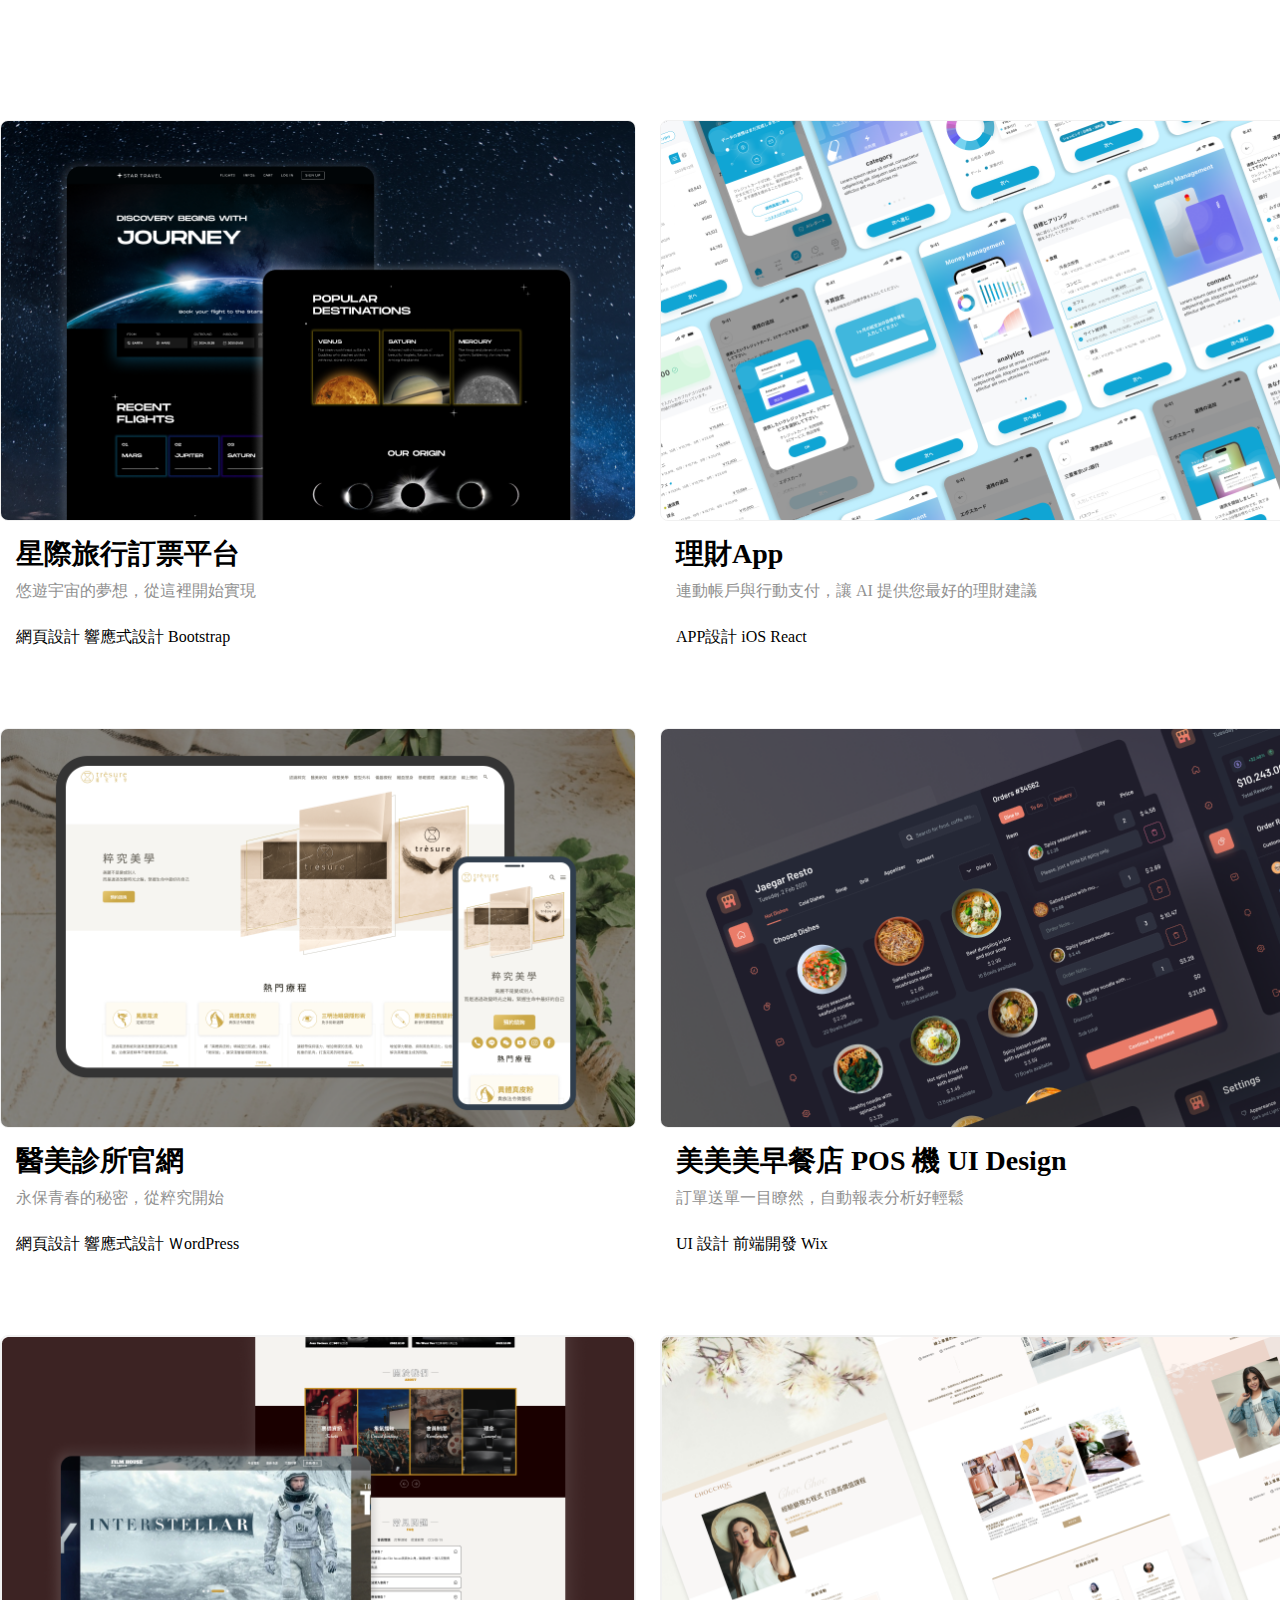
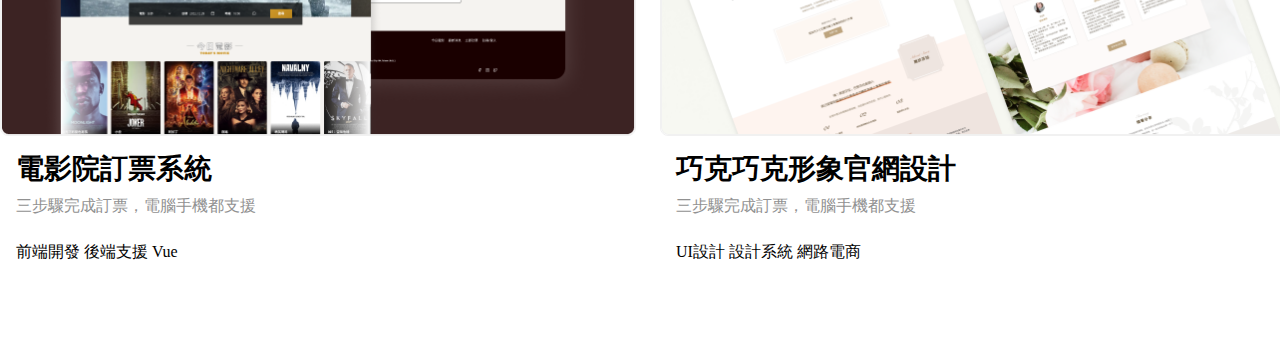
<file: index.html>
<!DOCTYPE html>
<html lang="en">

<head>
  <meta charset="UTF-8">
  <meta name="viewport" content="width=device-width, initial-scale=1.0">
  <link rel="stylesheet" href="./taskOne/taskOne.css">
  <title>證書任務</title>
</head>

<body>
  <header></header>
  <main class="main-content">
    <section class="container">
      <ul class="article-set">
        <li class="article-list">
          <img class="article-img" src="./taskOne/images/work-image1.png" alt="星際旅行訂票平台">
          <div class="article-info">
            <h3 class="article-title">星際旅行訂票平台</h3>
            <p>悠遊宇宙的夢想，從這裡開始實現</p>
            <span class="article-tags">網頁設計</span>
            <span class="article-tags">響應式設計</span>
            <span class="article-tags">Bootstrap</span>
          </div>
        </li>
        <li class="article-list">
          <img class="article-img" src="./taskOne/images/work-image2.png" alt="理財App">
          <div class="article-info">
            <h3 class="article-title">理財App</h3>
            <p>連動帳戶與行動支付，讓 AI 提供您最好的理財建議</p>
            <span class="article-tags">APP設計</span>
            <span class="article-tags">iOS</span>
            <span class="article-tags">React</span>
          </div>
        </li>
        <li class="article-list">
          <img class="article-img" src="./taskOne/images/work-image3.png" alt="醫美診所官網">
          <div class="article-info">
            <h3 class="article-title">醫美診所官網</h3>
            <p>永保青春的秘密，從粹究開始</p>
            <span class="article-tags">網頁設計</span>
            <span class="article-tags">響應式設計</span>
            <span class="article-tags">ＷordPress</span>
          </div>
        </li>
        <li class="article-list">
          <img class="article-img" src="./taskOne/images/work-image4.png" alt="美美美早餐店 POS 機 UI Design">
          <div class="article-info">
            <h3 class="article-title">美美美早餐店 POS 機 UI Design</h3>
            <p>訂單送單一目瞭然，自動報表分析好輕鬆</p>
            <span class="article-tags">UI 設計</span>
            <span class="article-tags">前端開發</span>
            <span class="article-tags">Wix</span>
          </div>
        </li>
        <li class="article-list">
          <img class="article-img" src="./taskOne/images/work-image5.png" alt="電影院訂票系統">
          <div class="article-info">
            <h3 class="article-title">電影院訂票系統</h3>
            <p>三步驟完成訂票，電腦手機都支援</p>
            <span class="article-tags">前端開發</span>
            <span class="article-tags">後端支援</span>
            <span class="article-tags">Vue</span>
          </div>
        </li>
        <li class="article-list">
          <img class="article-img" src="./taskOne/images/work-image6.png" alt="巧克巧克形象官網設計">
          <div class="article-info">
            <h3 class="article-title">巧克巧克形象官網設計</h3>
            <p>三步驟完成訂票，電腦手機都支援</p>
            <span class="article-tags">UI設計</span>
            <span class="article-tags">設計系統</span>
            <span class="article-tags">網路電商</span>
          </div>
        </li>
      </ul>
    </section>
  </main>
  <footer>

  </footer>
</body>

</html>
</file>
<file: taskOne/taskOne.css>
@import url("https://fonts.cdnfonts.com/css/noto-sans");
*,
*::before,
*::after {
  box-sizing: border-box;
  margin: 0;
  padding: 0;
}

.main-content {
  padding-top: 120px;
}
.main-content .container {
  width: 1296px;
  margin: 0 auto;
}
.main-content .container .article-set {
  display: flex;
  justify-content: space-between;
  flex-wrap: wrap;
  list-style-type: none;
}
.main-content .container .article-set .article-list {
  max-width: 636px;
  margin-bottom: 80px;
}
.main-content .container .article-set .article-list .article-img {
  width: 100%;
  display: block;
  border: 1px solid #F1F1F1;
  border-radius: 8px;
  margin-bottom: 16px;
}
.main-content .container .article-set .article-list .article-info {
  padding: 0 16px;
  font-family: "Noto Sans";
}
.main-content .container .article-set .article-list .article-info .article-title {
  font-size: 28px;
  font-weight: 700;
  line-height: 34px;
  margin-bottom: 8px;
}
.main-content .container .article-set .article-list .article-info p {
  font-size: 16px;
  font-weight: 400;
  line-height: 24px;
  color: #919191;
  margin-bottom: 24px;
}
.main-content .container .article-set .article-list .article-info .tags-content {
  display: flex;
  list-style-type: none;
}
.main-content .container .article-set .article-list .article-info .tags-content .article-tags {
  padding: 4px 12px;
  margin-right: 16px;
  border-radius: 16px;
  font-size: 16px;
  font-weight: 400;
  line-height: 24px;
  color: #3B3B3B;
  background-color: #F1F1F1;
}/*# sourceMappingURL=taskOne.css.map */
</file>
